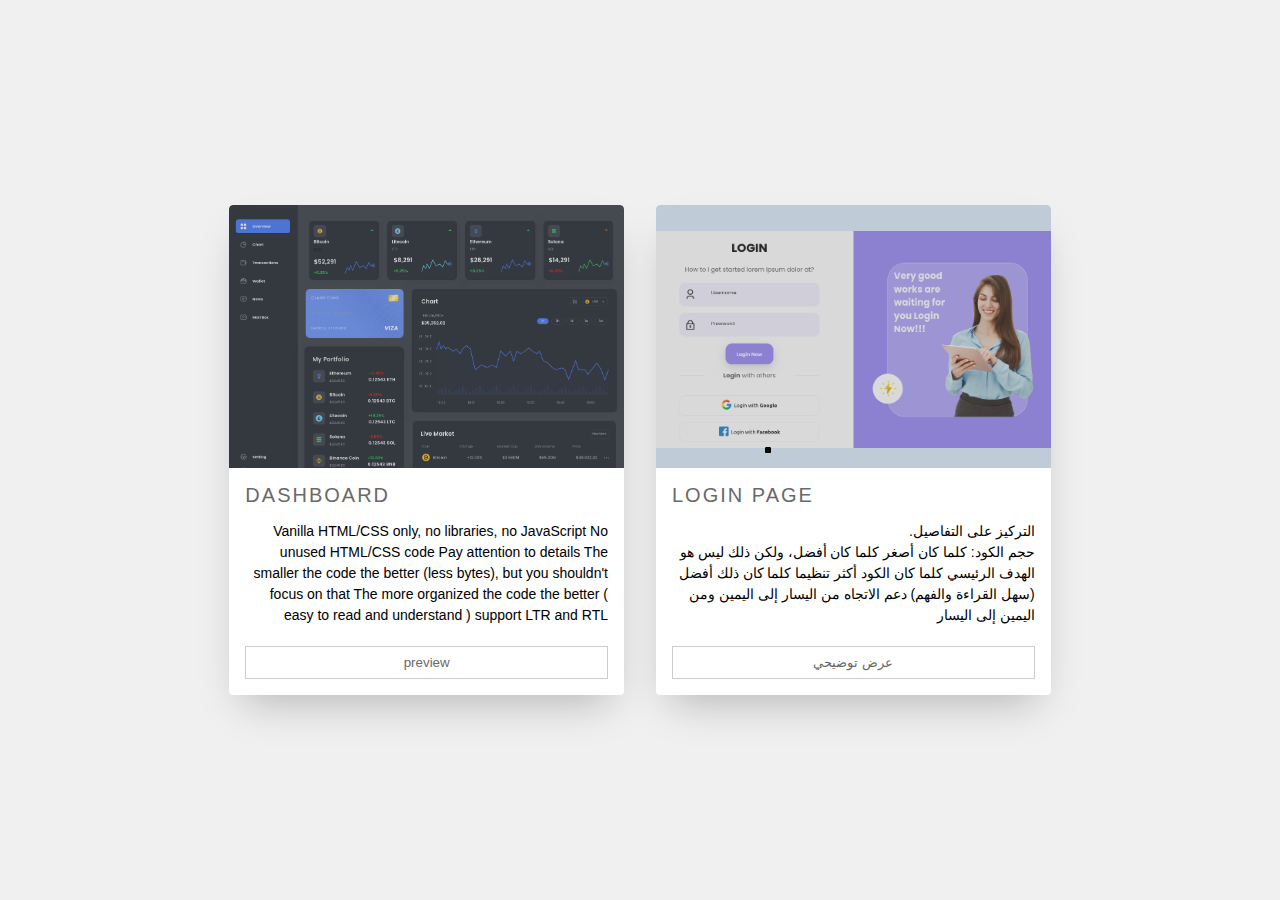
<file: index.html>
<!DOCTYPE html>
<html lang="en">
  <head>
    <meta charset="UTF-8" />
    <meta name="viewport" content="width=device-width, initial-scale=1.0" />
    <title>Document</title>
    <link rel="stylesheet" href="style.css" />
  </head>
  <body>
    <ul class="cards">
      <li class="cards__item" title="CLICK me!">
        <a href="./dashboard/index.html"">
          <div class="card">
            <div class="card__image card__image--fence"></div>
            <div class="card__content">
              <div class="card__title">dashboard</div>
              <p class="card__text">
                Vanilla HTML/CSS only, no libraries, no JavaScript No unused
                HTML/CSS code Pay attention to details The smaller the code the
                better (less bytes), but you shouldn't focus on that The more
                organized the code the better ( easy to read and understand )
                support LTR and RTL
              </p>
              <button class="btn btn--block card__btn">preview</button>
            </div>
          </div>
        </a>
        <br/>
      </li>
      <li class="cards__item" title="CLICK me!">
        <a href="./loginpage/index.html">
          
          <div class="card">
            <div class="card__image card__image--river"></div>
            <div class="card__content">
              <div class="card__title">login page</div>
              <p class="card__text" dir="rtl">
                التركيز على التفاصيل.<br/>
                حجم الكود: كلما كان أصغر كلما كان أفضل، ولكن ذلك ليس هو الهدف الرئيسي
                كلما كان الكود أكثر تنظيما كلما كان ذلك أفضل (سهل القراءة والفهم)
                
                دعم الاتجاه من اليسار إلى اليمين ومن اليمين إلى اليسار
                

              </p>
              <button class="btn btn--block card__btn">عرض توضيحي</button>
            </div>
          </div>
        </a>
      </li>
    </ul>
    <!-- background  -->
    <div class="firefly"></div>
    <div class="firefly"></div>
    <div class="firefly"></div>
    <div class="firefly"></div>
    <div class="firefly"></div>
    <div class="firefly"></div>
    <div class="firefly"></div>
    <div class="firefly"></div>
    <div class="firefly"></div>
    <div class="firefly"></div>
    <div class="firefly"></div>
    <div class="firefly"></div>
    <div class="firefly"></div>
    <div class="firefly"></div>
    <div class="firefly"></div>
  </body>
</html>
</file>
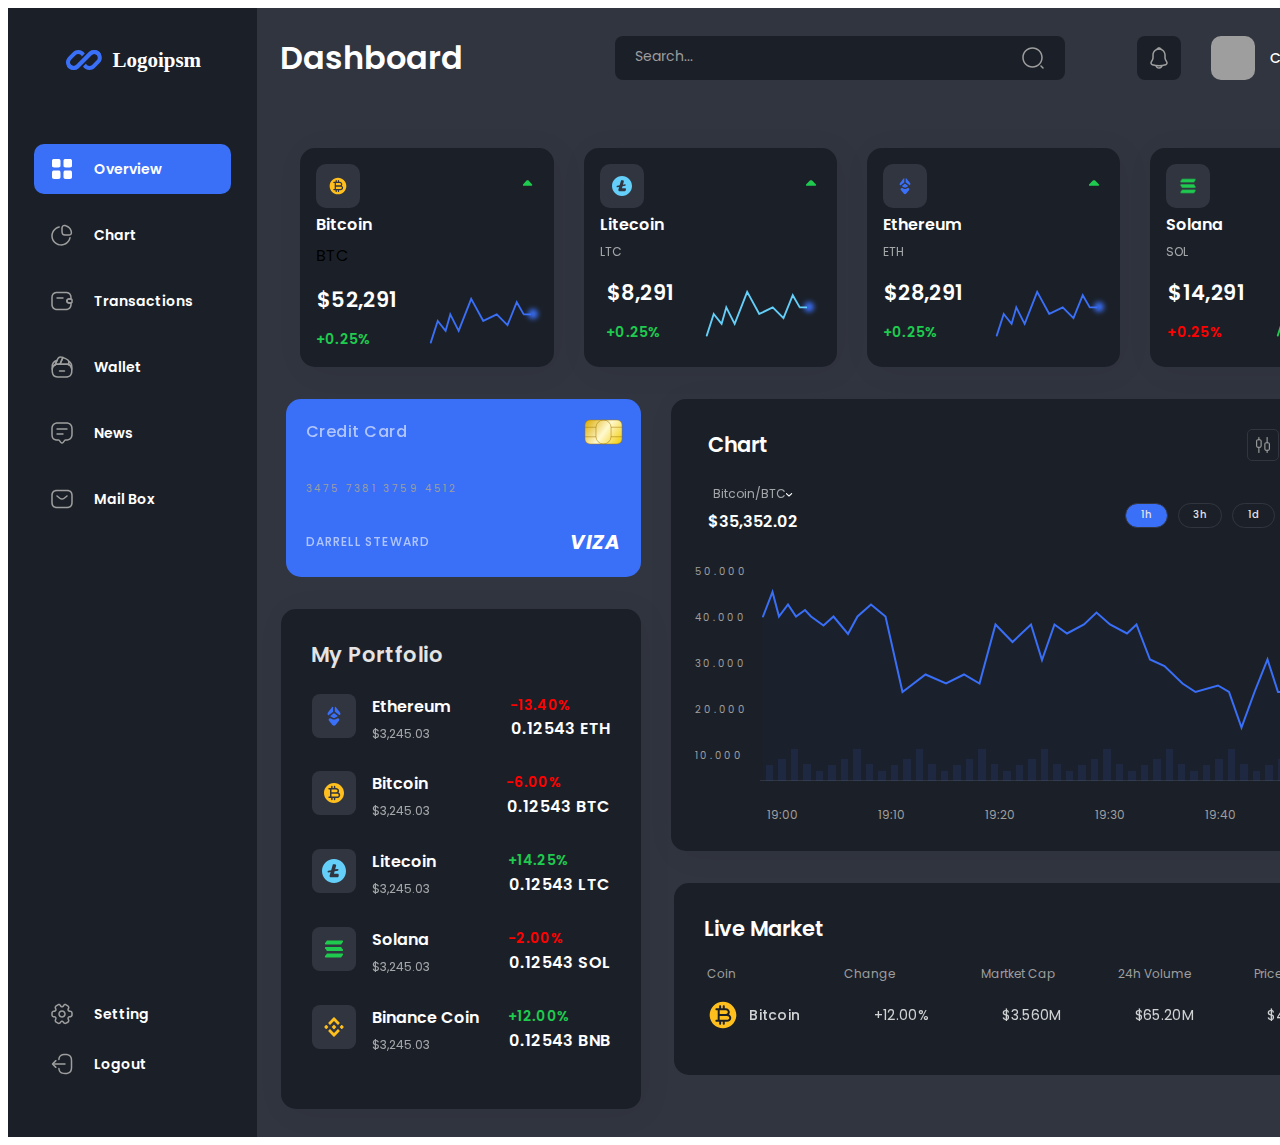
<file: dashboard/index.html>
<!DOCTYPE html>
<html lang="en">
  <head>
    <meta charset="UTF-8" />
    <meta name="viewport" content="width=device-width, initial-scale=1.0" />
    <link rel="preconnect" href="https://fonts.googleapis.com" />
    <link rel="preconnect" href="https://fonts.gstatic.com" crossorigin />
    <link
      href="https://fonts.googleapis.com/css2?family=Poppins:ital,wght@0,400;0,500;0,600;0,700;1,700&display=swap"
      rel="stylesheet"
    />
    <title>Document</title>
    <link rel="stylesheet" href="style.css" />
  </head>
  <body>
    <div class="overview">
      <aside class="sidebar">
        <div class="logo">
          <img class="logo-22" src="vectors/logo22_x2.svg" />
          <span class="logoipsm"> Logoipsm </span>
        </div>
        <div class="top-menu">
          <div class="sidebar-link sidebar-link_active">
            <img
              class="sidebar-link-icon"
              width="24"
              height="24"
              src="vectors/iconelement3_x2.svg"
            />
            <div class="sidebar-link-text">Overview</div>
          </div>
          <div class="sidebar-link">
            <img
              class="sidebar-link-icon"
              width="24"
              height="24"
              src="vectors/icongraph_x2.svg"
            />
            <div class="sidebar-link-text">Chart</div>
          </div>
          <div class="sidebar-link">
            <img
              class="sidebar-link-icon"
              width="24"
              height="24"
              src="vectors/iconwallet2_x2.svg"
            />
            <div class="sidebar-link-text">Transactions</div>
          </div>
          <div class="sidebar-link">
            <img
              class="sidebar-link-icon"
              width="24"
              height="24"
              src="vectors/iconwalletMinus_x2.svg"
            />
            <div class="sidebar-link-text">Wallet</div>
          </div>
          <div class="sidebar-link">
            <img
              class="sidebar-link-icon"
              width="24"
              height="24"
              src="vectors/iconmessageText_x2.svg"
            />
            <div class="sidebar-link-text">News</div>
          </div>
          <div class="sidebar-link">
            <img
              class="sidebar-link-icon"
              width="24"
              height="24"
              src="vectors/iconsms_x2.svg"
            />
            <div class="sidebar-link-text">Mail Box</div>
          </div>
        </div>
        <div class="bottom-menu">
          <div class="sidebar-link">
            <img
              class="sidebar-link-icon"
              width="24"
              height="24"
              src="vectors/iconsetting2_x2.svg"
            />
            <div class="sidebar-link-text">Setting</div>
          </div>
          <div class="sidebar-link">
            <img class="iconlogout" src="vectors/iconlogout_x2.svg" />
            <div class="sidebar-link-text">Logout</div>
          </div>
        </div>
      </aside>
      <div class="container-226">
        <header class="header">
          <span class="dashboard"> Dashboard </span>
          <div class="search-bar">
            <div class="search">Search...</div>
            <img width="24" height="24" src="vectors/iconsearchNormal_x2.svg" />
          </div>
          <div class="status">
            <div class="icon">
              <div class="icon-34">
                <img
                  class="icon-notification"
                  src="vectors/iconNotification_x2.svg"
                />
              </div>
            </div>
            <div class="profile">
              <div class="photo"></div>
              <div class="courtney-henry">Courtney Henry</div>
              <div class="iconarrow-down">
                <img class="vector-38" src="vectors/vector38_x2.svg" />
              </div>
            </div>
          </div>
        </header>
        <div class="container-coins-card">
          <div class="coin-card">
            <div class="coin-card-header">
              <div class="coin-card-name">
                <div class="coin-card-icon">
                  <img class="coin-icon" src="vectors/iconbitcoinbtc_x2.svg" />
                </div>
                <div class="coin-name">
                  <div class="coin-name-long">Bitcoin</div>
                  <span class=""> BTC </span>
                </div>
              </div>
              <div class="icon-arrow">
                <img width="10.5" height="5.7" src="vectors/vector66_x2.svg" />
              </div>
            </div>
            <div class="coin-card-body">
              <div class="price-container">
                <div class="price-amount">$52,291</div>
                <span class="price-percentage"> +0.25% </span>
              </div>
              <div class="graph">
                <div class="graph-ellipse"></div>
                <img class="graph-line" src="vectors/vector1046_x2.svg" />
              </div>
            </div>
          </div>
          <div class="coin-card">
            <div class="coin-card-header">
              <div class="coin-card-name">
                <div class="coin-card-icon">
                  <img class="coin-icon" src="vectors/vector73_x2.svg" />
                </div>
                <div class="coin-name">
                  <div class="coin-name-long">Litecoin</div>
                  <span class="coin-name-short">LTC </span>
                </div>
              </div>
              <div class="icon-arrow">
                <img width="10.5" height="5.7" src="vectors/vector66_x2.svg" />
              </div>
            </div>
            <div class="coin-card-body">
              <div class="price-container">
                <div class="price-amount">$8,291</div>
                <span class="price-percentage"> +0.25% </span>
              </div>
              <div class="graph">
                <div class="graph-ellipse"></div>
                <img class="graph-line" src="vectors/vector1076_x2.svg " />
              </div>
            </div>
          </div>
          <div class="coin-card">
            <div class="coin-card-header">
              <div class="coin-card-name">
                <div class="coin-card-icon">
                  <img class="coin-icon" src="vectors/iconethereumeth_x2.svg" />
                </div>
                <div class="coin-name">
                  <div class="coin-name-long">Ethereum</div>
                  <span class="coin-name-short">ETH </span>
                </div>
              </div>
              <div class="icon-arrow">
                <img width="10.5" height="5.7" src="vectors/vector66_x2.svg" />
              </div>
            </div>
            <div class="coin-card-body">
              <div class="price-container">
                <div class="price-amount">$28,291</div>
                <span class="price-percentage"> +0.25% </span>
              </div>
              <div class="graph">
                <div class="graph-ellipse"></div>
                <img class="graph-line" src="vectors/vector1062_x2.svg" />
              </div>
            </div>
          </div>
          <div class="coin-card">
            <div class="coin-card-header">
              <div class="coin-card-name">
                <div class="coin-card-icon">
                  <img class="coin-icon" src="./images/solana.png" />
                </div>
                <div class="coin-name">
                  <div class="coin-name-long">Solana</div>
                  <span class="coin-name-short">SOL </span>
                </div>
              </div>
              <div class="icon-arrow icon-arrow-down">
                <img width="10.5" height="5.7" src="vectors/vector80_x2.svg" />
              </div>
            </div>
            <div class="coin-card-body">
              <div class="price-container">
                <div class="price-amount">$14,291</div>
                <span class="price-percentage price-percentage-down">
                  +0.25%
                </span>
              </div>
              <div class="graph">
                <div class="graph-ellipse"></div>
                <img class="graph-line" src="vectors/vector1092_x2.svg" />
              </div>
            </div>
          </div>
        </div>
        <div class="container-sub">
          <div class="container-sub-left">
            <div class="master-card">
              <div class="master-image-container">
                <div class="master-image"></div>
              </div>
              <div class="container-203">
                <div class="credit-card">Credit Card</div>
                <div class="chip">
                  <img src="./vectors/chip.svg" width="39" height="26"  />
                </div>
              </div>
              <div class="amount">3475 7381 3759 4512</div>
              <div class="master-data">
                <div class="master-data-name">Darrell Steward</div>
                <span class="viza"> VIZA </span>
              </div>
            </div>
            <div class="my-portfolio">
              <div class="my-portfolio-title">My Portfolio</div>
              <div class="row">
                <div class="row-container">
                  <div class="row-icon">
                    <img
                      width="24"
                      height="24"
                      src="vectors/iconethereumeth_x2.svg"
                    />
                  </div>
                  <div class="row-container row-container-middle">
                    <div class="coin-name-long">Ethereum</div>
                    <span class="coin-name-short"> $3,245.03 </span>
                  </div>
                </div>
                <div class="row-container row-container-end">
                  <div class="price-percentage price-percentage-down">
                    -13.40%
                  </div>
                  <span class="price-amount row-price-amount">
                    0.12543 ETH
                  </span>
                </div>
              </div>
              <div class="row">
                <div class="row-container">
                  <div class="row-icon">
                    <img
                      width="24"
                      height="24"
                      src="vectors/iconbitcoinbtc_x2.svg"
                    />
                  </div>
                  <div class="row-container row-container-middle">
                    <div class="coin-name-long">Bitcoin</div>
                    <span class="coin-name-short"> $3,245.03 </span>
                  </div>
                </div>
                <div class="row-container row-container-end">
                  <div class="price-percentage price-percentage-down">
                    -6.00%
                  </div>
                  <span class="price-amount row-price-amount">0.12543 BTC</span>
                </div>
              </div>
              <div class="row">
                <div class="row-container">
                  <div class="row-icon">
                    <img width="24" height="24" src="vectors/vector73_x2.svg" />
                  </div>
                  <div class="row-container row-container-middle">
                    <div class="coin-name-long">Litecoin</div>
                    <span class="coin-name-short"> $3,245.03 </span>
                  </div>
                </div>
                <div class="row-container row-container-end">
                  <div class="price-percentage">+14.25%</div>
                  <span class="price-amount row-price-amount">0.12543 LTC</span>
                </div>
              </div>
              <div class="row">
                <div class="row-container">
                  <div class="row-icon">
                    <img width="24" height="24" src="images/solana.png" />
                  </div>
                  <div class="row-container row-container-middle">
                    <div class="coin-name-long">Solana</div>
                    <span class="coin-name-short"> $3,245.03 </span>
                  </div>
                </div>
                <div class="row-container row-container-end">
                  <div class="price-percentage price-percentage-down">
                    -2.00%
                  </div>
                  <span class="price-amount row-price-amount">0.12543 SOL</span>
                </div>
              </div>
              <div class="row">
                <div class="row-container">
                  <div class="row-icon">
                    <img
                      width="24"
                      height="24"
                      src="vectors/iconbinanceCoinbnb_x2.svg"
                    />
                  </div>
                  <div class="row-container row-container-middle">
                    <div class="coin-name-long">Binance Coin</div>
                    <span class="coin-name-short"> $3,245.03 </span>
                  </div>
                </div>
                <div class="row-container row-container-end">
                  <div class="price-percentage">+12.00%</div>
                  <span class="price-amount row-price-amount"
                    >0.12543 BNB
                  </span>
                </div>
              </div>
            </div>
          </div>
          <div class="container-sub-right">
            <div class="chart-container">
              <div class="chart-container-heading">
                <span class="heading"> Chart </span>
                <div class="container-sub-container">
                  <div class="button button-1">
                    <img class="iconcandle" src="vectors/iconcandle_x2.svg" />
                  </div>
                  <div class="button">
                    <img
                      width="18"
                      height="18"
                      class="icondollar-circle"
                      src="vectors/icondollarCircle_x2.svg"
                    />
                    <span class="usd"> USD </span>
                    <div class="iconarrow-down-118">
                      <img class="vector-119" src="vectors/vector97_x2.svg" />
                    </div>
                  </div>
                </div>
              </div>
              <div class="chart-container-data">
                <div class="container-232">
                  <div class="frame-38">
                    <span class="coin-name-short"> Bitcoin/BTC </span>
                    <div class="iconarrow-down-96">
                      <img class="vector-97" src="vectors/vector97_x2.svg" />
                    </div>
                  </div>
                  <span class="coin-name-long"> $35,352.02 </span>
                </div>
                <div class="pagination-container">
                  <div class="pagination panigation-active">
                    <span class="h"> 1h </span>
                  </div>
                  <div class="pagination">
                    <span class="h"> 3h </span>
                  </div>
                  <div class="pagination">
                    <span class="h"> 1d </span>
                  </div>
                  <div class="pagination">
                    <span class="h"> 1w </span>
                  </div>
                  <div class="pagination">
                    <span class="h"> 1m </span>
                  </div>
                </div>
              </div>
              <div class="amouts-container">
                <div class="amounts">
                  <div class="amount">50.000</div>
                  <div class="amount">40.000</div>
                  <div class="amount">30.000</div>
                  <div class="amount">20.000</div>
                  <span class="amount"> 10.000 </span>
                </div>
                <div class="container">
                  <div class="graphs">
                    <img
                      src="./vectors/Graphs.svg"
                    />
                  </div>
                  <div class="bars">
                    <div class="bar bar-16"></div>
                    <div class="bar bar-22"></div>
                    <div class="bar bar-32"></div>
                    <div class="bar bar-17"></div>
                    <div class="bar bar-10"></div>
                    <div class="bar bar-16"></div>
                    <div class="bar bar-22"></div>
                    <div class="bar bar-32"></div>
                    <div class="bar bar-17"></div>
                    <div class="bar bar-10"></div>
                    <div class="bar bar-16"></div>
                    <div class="bar bar-22"></div>
                    <div class="bar bar-32"></div>
                    <div class="bar bar-17"></div>
                    <div class="bar bar-10"></div>
                    <div class="bar bar-16"></div>
                    <div class="bar bar-22"></div>
                    <div class="bar bar-32"></div>
                    <div class="bar bar-17"></div>
                    <div class="bar bar-10"></div>
                    <div class="bar bar-16"></div>
                    <div class="bar bar-22"></div>
                    <div class="bar bar-32"></div>
                    <div class="bar bar-17"></div>
                    <div class="bar bar-10"></div>
                    <div class="bar bar-16"></div>
                    <div class="bar bar-22"></div>
                    <div class="bar bar-32"></div>
                    <div class="bar bar-17"></div>
                    <div class="bar bar-10"></div>
                    <div class="bar bar-16"></div>
                    <div class="bar bar-22"></div>
                    <div class="bar bar-32"></div>
                    <div class="bar bar-17"></div>
                    <div class="bar bar-10"></div>
                    <div class="bar bar-16"></div>
                    <div class="bar bar-22"></div>
                    <div class="bar bar-32"></div>
                    <div class="bar bar-17"></div>
                    <div class="bar bar-10"></div>
                    <div class="bar bar-16"></div>
                    <div class="bar bar-22"></div>
                    <div class="bar bar-32"></div>
                    <div class="bar bar-17"></div>
                    <div class="bar bar-10"></div>
                    <div class="bar bar-16"></div>
                    <div class="bar bar-22"></div>
                    <div class="bar bar-32"></div>
                    <div class="bar bar-17"></div>
                    <div class="bar bar-10"></div>
                  </div>
                  <div class="line-19"></div>
                </div>
              </div>
              <div class="times">
                <span class="timeline"> 19:00 </span>
                <span class="timeline"> 19:10 </span>
                <span class="timeline"> 19:20 </span>
                <span class="timeline"> 19:30 </span>
                <span class="timeline"> 19:40 </span>
                <span class="timeline"> 19:50 </span>
              </div>
            </div>
            <div class="live-market">
              <div class="live-market-container">
                <span class="live-market-heading"> Live Market </span>
                <div class="button">
                  <span class="view-more"> View More </span>
                </div>
              </div>
              <div class="table-heading">
                <span class="table-heading-text"> Coin </span>
                <span class="table-heading-text"> Change </span>
                <span class="table-heading-text"> Martket Cap </span>
                <span class="table-heading-text"> 24h Volume </span>
                <span class="table-heading-text"> Price </span>
              </div>
              <div class="table-row">
                <div class="table-row-container">
                  <img
                    class="iconbitcoinbtc-180"
                    src="vectors/iconbitcoinbtc_x2.svg"
                  />
                  <div class="table-row-coin">Bitcoin</div>
                </div>
                <div class="value">+12.00%</div>
                <div class="value">$3.560M</div>
                <div class="value">$65.20M</div>
                <div class="value-container">
                  <span class="value-179"> $48.032,32 </span>
                  <div class="iconmore">
                    <img class="more-icon" src="images/more.png" />
                  </div>
                </div>
              </div>
            </div>
          </div>
        </div>
      </div>
    </div>
  </body>
</html>
</file>
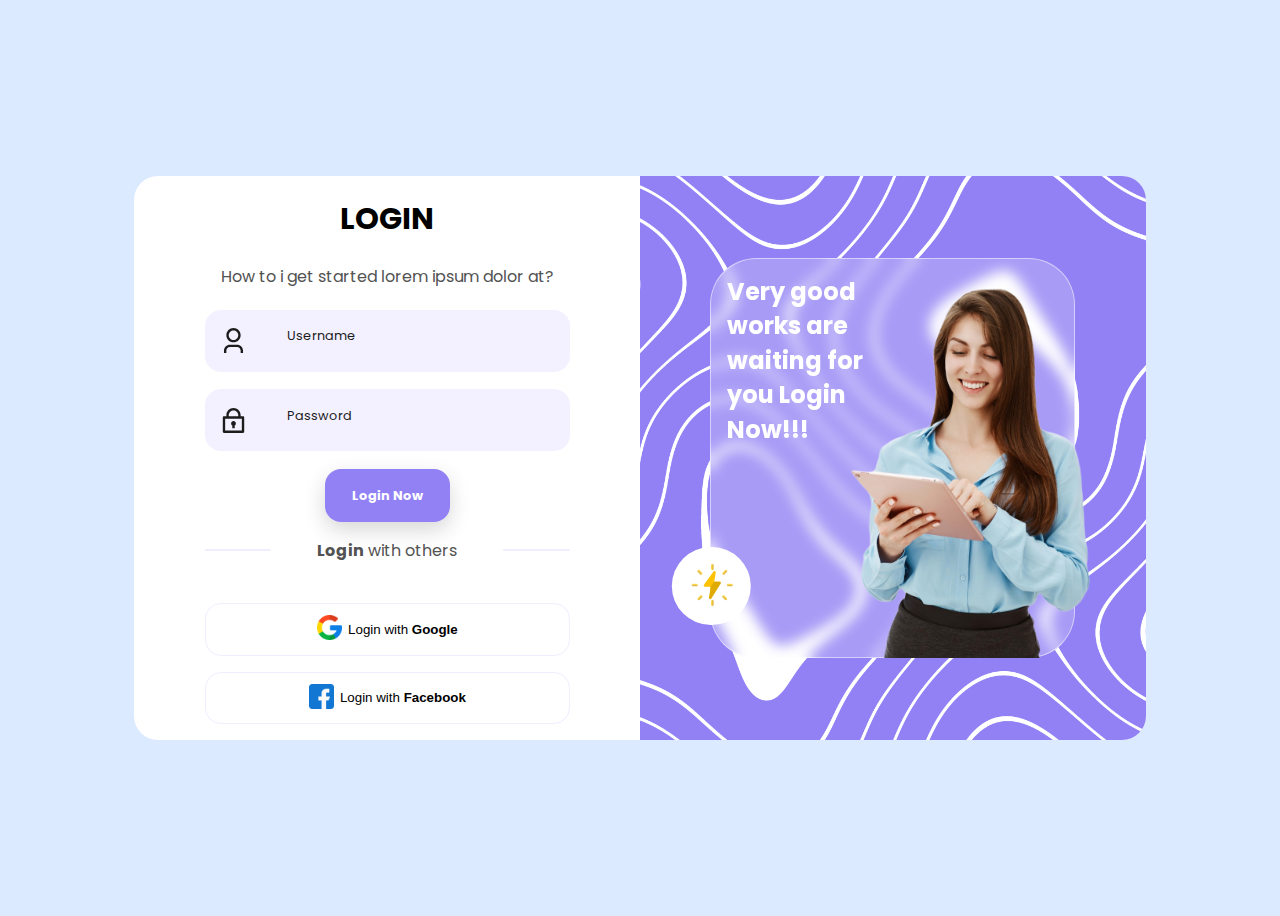
<file: loginpage/index.html>
<!DOCTYPE html>
<html lang="en">
  <head>
    <meta charset="UTF-8" />
    <meta name="viewport" content="width=device-width, initial-scale=1.0" />
    <link rel="preconnect" href="https://fonts.googleapis.com" />
    <link rel="preconnect" href="https://fonts.gstatic.com" crossorigin />
    <link
      href="https://fonts.googleapis.com/css2?family=Poppins:ital,wght@0,400;0,500;0,600;0,700;1,700&display=swap"
      rel="stylesheet"
    />
    <title>Document</title>
    <link rel="stylesheet" href="style.css" />
  </head>
  <body>
    <div class="login">
      <div class="left">
        <div class="heading">
          <h1>Login</h1>
          <h4>How to i get started lorem ipsum dolor at?</h4>
        </div>
        <!-- Use a form element for the login fields -->
        <form class="login-form">
          <!-- Group each input field with a label for accessibility -->
          <div class="input-frame">
            <!-- Add alt text to image for accessibility -->
            <img
              height="25"
              width="25"
              src="./vectors/vector3_x2.svg"
              alt="Username Icon"
              class="input-icon"
            />
            <div class="input-group">
              <!-- Use input eleme nt for username -->
              <label for="username" class="input-label">Username</label>

              <input type="text" id="username" class="input-field" />
            </div>
          </div>

          <div class="input-frame">
            <!-- Add alt text to image for accessibility -->
            <img
              height="25"
              width="25"
              src="vectors/vector_x2.svg"
              alt="Password Icon"
              class="input-icon"
            />

            <div class="input-group">
              <label for="password" class="input-label">Password</label>
              <!-- Use input element for password -->
              <input type="password" id="password" class="input-field" />
            </div>
          </div>

          <!-- Use a button element for the login action -->
          <button type="submit" class="login-button">Login Now</button>
        </form>
        <div class="separator">
          <p class="separator-text">
            <span><b>Login</b> with others</span
            >
          </p>
          <img class="subtract" src="./vectors/subtract_x2.svg" />
        </div>

        <div class="socials-login-container">
          <button class="socials-login-btn" aria-label="Login with Google">
            <div class="google-icon">
              <img
                height="25"
                width="25"
                src="images/google1.png"
                alt="google Icon"
                class="input-icon"
              />
            </div>
            <span class="google-login-text">Login with <b>Google</b></span>
          </button>

          <button class="socials-login-btn" aria-label="Login with Google">
            <div class="google-icon">
              <img
                height="25"
                width="25"
                src="images/facebook1.png"
                alt="google Icon"
                class="input-icon"
              />
            </div>
            <span class="google-login-text">Login with <b>Facebook</b></span>
          </button>
        </div>
      </div>
      <div class="right">
        <div class="rectangle">
          <div class="very-good-works-are-waiting-for-you-login-now">
            Very good<br />
            works are<br />
            waiting for <br />
            you Login<br />
            Now!!!
          </div>
          <div class="thunderbolt">
            <img
              height="25"
              width="25"
              src="images/thunderbolt1.png"
              alt="thunderbolt Icon"
              class="thunderbolt-img"
            />
          </div>
          <div class="container-img">
            <img
              src="images/womenWithTab1.png"
              alt="thunderbolt Icon"
              width="240"
              height="370"
            />
          </div>
        </div>
      </div>
    </div>
  </body>
</html>
</file>
<file: style.css>
*,
*::before,
*::after {
  box-sizing: border-box;
}
html {
  background-color: #f0f0f0;
}
body {
  color: #999999;
  font-family: 'Roboto', 'Helvetica Neue', Helvetica, Arial, sans-serif;
  font-style: normal;
  font-weight: 400;
  letter-spacing: 0;
  text-rendering: optimizeLegibility;
  -webkit-font-smoothing: antialiased;
  -moz-osx-font-smoothing: grayscale;
  -moz-font-feature-settings: "liga" on;
  margin: 0;
}
a { 
    text-decoration: none;
    color: black;
}
img {
  height: auto;
  max-width: 100%;
  vertical-align: middle;
}
.btn {
  background-color: white;
  border: 1px solid #cccccc;
  color: #696969;
  padding: 0.5rem;
  text-transform: lowercase;
}
.btn--block {
  display: block;
  width: 100%;
}
.cards {
  display: flex;
  align-items: center;
  justify-content: center;
  flex-wrap: wrap;
  list-style: none;
  margin: 0;
  padding: 0;
  width: 100vw;
  height: 100vh;
}
.cards__item {
  display: flex;
  padding: 1rem;
}
@media (min-width: 40rem) {
  .cards__item {
    width: 50%;
  }
}
@media (min-width: 56rem) {
  .cards__item {
    width: 33.3333%;
  }
}
.card {
  background-color: white;
  border-radius: 0.25rem;
  box-shadow: 0 20px 40px -14px rgba(0, 0, 0, 0.25);
  display: flex;
  flex-direction: column;
  overflow: hidden;
}
.card:hover .card__image {
  filter: contrast(100%);
}
.card__content {
  display: flex;
  flex: 1 1 auto;
  flex-direction: column;
  padding: 1rem;
}
.card__image {
  background-position: center center;
  background-repeat: no-repeat;
  background-size: cover;
  border-top-left-radius: 0.25rem;
  border-top-right-radius: 0.25rem;
  filter: contrast(70%);
  overflow: hidden;
  position: relative;
  transition: filter 0.5s cubic-bezier(0.43, 0.41, 0.22, 0.91);
}
.card__image::before {
  content: "";
  display: block;
  padding-top: 56.25%;
}
@media (min-width: 40rem) {
  .card__image::before {
    padding-top: 66.6%;
  }
}

.card__image--river {
  background-image: url(./img/login_demo.png);
}

.card__image--fence {
  background-image: url(./img/dashboard_demo.png);
}
.card__title {
  color: #696969;
  font-size: 1.25rem;
  font-weight: 300;
  letter-spacing: 2px;
  text-transform: uppercase;
}
.card__text {
  flex: 1 1 auto;
  font-size: 0.875rem;
  line-height: 1.5;
  margin-bottom: 1.25rem;
  direction: rtl;
  text-align: right;
}



  
  body {
    background: url(https://i.pinimg.com/originals/44/6e/3b/446e3b79395a287ca32f7977dd83b290.jpg);
    background-size: cover; }
  
  .firefly {
    position: fixed;
    left: 50%;
    top: 50%;
    width: 0.4vw;
    height: 0.4vw;
    margin: -0.2vw 0 0 9.8vw;
    animation: ease 200s alternate infinite;
    pointer-events: none; }
    .firefly::before, .firefly::after {
      content: '';
      position: absolute;
      width: 100%;
      height: 100%;
      border-radius: 50%;
      transform-origin: -10vw; }
    .firefly::before {
      background: black;
      opacity: 0.4;
      animation: drift ease alternate infinite; }
    .firefly::after {
      background: white;
      opacity: 0;
      box-shadow: 0 0 0vw 0vw yellow;
      animation: drift ease alternate infinite, flash ease infinite; }
  
  .firefly:nth-child(1) {
    animation-name: move1; }
    .firefly:nth-child(1)::before {
      animation-duration: 9s; }
    .firefly:nth-child(1)::after {
      animation-duration: 9s, 8760ms;
      animation-delay: 0ms, 5168ms; }
  
  @keyframes move1 {
    0% {
      transform: translateX(27vw) translateY(6vh) scale(0.93); }
    5.55556% {
      transform: translateX(17vw) translateY(-43vh) scale(0.79); }
    11.11111% {
      transform: translateX(5vw) translateY(-26vh) scale(0.44); }
    16.66667% {
      transform: translateX(15vw) translateY(30vh) scale(0.38); }
    22.22222% {
      transform: translateX(-31vw) translateY(17vh) scale(0.26); }
    27.77778% {
      transform: translateX(-38vw) translateY(7vh) scale(0.45); }
    33.33333% {
      transform: translateX(35vw) translateY(-35vh) scale(0.45); }
    38.88889% {
      transform: translateX(11vw) translateY(-26vh) scale(0.27); }
    44.44444% {
      transform: translateX(18vw) translateY(-11vh) scale(0.44); }
    50% {
      transform: translateX(35vw) translateY(38vh) scale(0.99); }
    55.55556% {
      transform: translateX(-11vw) translateY(46vh) scale(0.47); }
    61.11111% {
      transform: translateX(24vw) translateY(-22vh) scale(0.7); }
    66.66667% {
      transform: translateX(-34vw) translateY(46vh) scale(0.69); }
    72.22222% {
      transform: translateX(-33vw) translateY(-12vh) scale(0.96); }
    77.77778% {
      transform: translateX(19vw) translateY(-43vh) scale(0.84); }
    83.33333% {
      transform: translateX(29vw) translateY(13vh) scale(0.75); }
    88.88889% {
      transform: translateX(32vw) translateY(-30vh) scale(0.51); }
    94.44444% {
      transform: translateX(40vw) translateY(-33vh) scale(0.96); }
    100% {
      transform: translateX(44vw) translateY(25vh) scale(0.33); } }
  
  .firefly:nth-child(2) {
    animation-name: move2; }
    .firefly:nth-child(2)::before {
      animation-duration: 18s; }
    .firefly:nth-child(2)::after {
      animation-duration: 18s, 9658ms;
      animation-delay: 0ms, 1513ms; }
  
  @keyframes move2 {
    0% {
      transform: translateX(5vw) translateY(-12vh) scale(0.66); }
    3.57143% {
      transform: translateX(46vw) translateY(-37vh) scale(0.61); }
    7.14286% {
      transform: translateX(37vw) translateY(-33vh) scale(0.96); }
    10.71429% {
      transform: translateX(33vw) translateY(8vh) scale(0.37); }
    14.28571% {
      transform: translateX(-39vw) translateY(-39vh) scale(0.5); }
    17.85714% {
      transform: translateX(-32vw) translateY(-48vh) scale(0.32); }
    21.42857% {
      transform: translateX(23vw) translateY(-19vh) scale(0.61); }
    25% {
      transform: translateX(36vw) translateY(-32vh) scale(0.94); }
    28.57143% {
      transform: translateX(-41vw) translateY(-33vh) scale(0.41); }
    32.14286% {
      transform: translateX(-27vw) translateY(-22vh) scale(0.96); }
    35.71429% {
      transform: translateX(23vw) translateY(47vh) scale(0.46); }
    39.28571% {
      transform: translateX(-45vw) translateY(19vh) scale(0.53); }
    42.85714% {
      transform: translateX(3vw) translateY(37vh) scale(0.46); }
    46.42857% {
      transform: translateX(35vw) translateY(8vh) scale(0.98); }
    50% {
      transform: translateX(-41vw) translateY(-49vh) scale(0.38); }
    53.57143% {
      transform: translateX(30vw) translateY(-12vh) scale(0.98); }
    57.14286% {
      transform: translateX(18vw) translateY(41vh) scale(0.83); }
    60.71429% {
      transform: translateX(38vw) translateY(-14vh) scale(0.52); }
    64.28571% {
      transform: translateX(-29vw) translateY(49vh) scale(0.57); }
    67.85714% {
      transform: translateX(43vw) translateY(-3vh) scale(0.71); }
    71.42857% {
      transform: translateX(15vw) translateY(-19vh) scale(0.28); }
    75% {
      transform: translateX(-16vw) translateY(-8vh) scale(0.59); }
    78.57143% {
      transform: translateX(41vw) translateY(-7vh) scale(0.92); }
    82.14286% {
      transform: translateX(50vw) translateY(7vh) scale(0.73); }
    85.71429% {
      transform: translateX(41vw) translateY(49vh) scale(0.45); }
    89.28571% {
      transform: translateX(-18vw) translateY(14vh) scale(0.74); }
    92.85714% {
      transform: translateX(-14vw) translateY(-1vh) scale(0.86); }
    96.42857% {
      transform: translateX(1vw) translateY(-4vh) scale(0.44); }
    100% {
      transform: translateX(42vw) translateY(9vh) scale(0.75); } }
  
  .firefly:nth-child(3) {
    animation-name: move3; }
    .firefly:nth-child(3)::before {
      animation-duration: 16s; }
    .firefly:nth-child(3)::after {
      animation-duration: 16s, 5031ms;
      animation-delay: 0ms, 3561ms; }
  
  @keyframes move3 {
    0% {
      transform: translateX(-9vw) translateY(44vh) scale(0.41); }
    5.88235% {
      transform: translateX(39vw) translateY(-48vh) scale(0.28); }
    11.76471% {
      transform: translateX(30vw) translateY(-33vh) scale(0.54); }
    17.64706% {
      transform: translateX(-19vw) translateY(34vh) scale(0.34); }
    23.52941% {
      transform: translateX(42vw) translateY(40vh) scale(0.44); }
    29.41176% {
      transform: translateX(10vw) translateY(15vh) scale(0.77); }
    35.29412% {
      transform: translateX(-43vw) translateY(-4vh) scale(0.49); }
    41.17647% {
      transform: translateX(12vw) translateY(-46vh) scale(0.32); }
    47.05882% {
      transform: translateX(-28vw) translateY(4vh) scale(0.5); }
    52.94118% {
      transform: translateX(41vw) translateY(48vh) scale(0.92); }
    58.82353% {
      transform: translateX(24vw) translateY(-30vh) scale(0.96); }
    64.70588% {
      transform: translateX(-44vw) translateY(-23vh) scale(0.95); }
    70.58824% {
      transform: translateX(32vw) translateY(20vh) scale(0.32); }
    76.47059% {
      transform: translateX(10vw) translateY(11vh) scale(0.32); }
    82.35294% {
      transform: translateX(48vw) translateY(36vh) scale(0.56); }
    88.23529% {
      transform: translateX(-30vw) translateY(-44vh) scale(0.56); }
    94.11765% {
      transform: translateX(-27vw) translateY(6vh) scale(0.86); }
    100% {
      transform: translateX(29vw) translateY(49vh) scale(0.26); } }
  
  .firefly:nth-child(4) {
    animation-name: move4; }
    .firefly:nth-child(4)::before {
      animation-duration: 14s; }
    .firefly:nth-child(4)::after {
      animation-duration: 14s, 8722ms;
      animation-delay: 0ms, 2071ms; }
  
  @keyframes move4 {
    0% {
      transform: translateX(9vw) translateY(28vh) scale(0.42); }
    4.54545% {
      transform: translateX(29vw) translateY(-37vh) scale(0.67); }
    9.09091% {
      transform: translateX(-46vw) translateY(15vh) scale(0.64); }
    13.63636% {
      transform: translateX(-1vw) translateY(-11vh) scale(0.44); }
    18.18182% {
      transform: translateX(-48vw) translateY(-20vh) scale(0.64); }
    22.72727% {
      transform: translateX(3vw) translateY(25vh) scale(0.62); }
    27.27273% {
      transform: translateX(-8vw) translateY(39vh) scale(0.26); }
    31.81818% {
      transform: translateX(29vw) translateY(-17vh) scale(0.61); }
    36.36364% {
      transform: translateX(-35vw) translateY(-17vh) scale(0.46); }
    40.90909% {
      transform: translateX(-10vw) translateY(-44vh) scale(0.64); }
    45.45455% {
      transform: translateX(-34vw) translateY(5vh) scale(0.43); }
    50% {
      transform: translateX(18vw) translateY(12vh) scale(0.75); }
    54.54545% {
      transform: translateX(-28vw) translateY(16vh) scale(0.92); }
    59.09091% {
      transform: translateX(23vw) translateY(14vh) scale(0.57); }
    63.63636% {
      transform: translateX(9vw) translateY(25vh) scale(0.91); }
    68.18182% {
      transform: translateX(10vw) translateY(-19vh) scale(0.7); }
    72.72727% {
      transform: translateX(-44vw) translateY(2vh) scale(0.56); }
    77.27273% {
      transform: translateX(28vw) translateY(-25vh) scale(0.5); }
    81.81818% {
      transform: translateX(-37vw) translateY(-22vh) scale(0.9); }
    86.36364% {
      transform: translateX(21vw) translateY(-3vh) scale(0.65); }
    90.90909% {
      transform: translateX(-5vw) translateY(46vh) scale(0.67); }
    95.45455% {
      transform: translateX(0vw) translateY(3vh) scale(0.62); }
    100% {
      transform: translateX(20vw) translateY(34vh) scale(0.65); } }
  
  .firefly:nth-child(5) {
    animation-name: move5; }
    .firefly:nth-child(5)::before {
      animation-duration: 15s; }
    .firefly:nth-child(5)::after {
      animation-duration: 15s, 9460ms;
      animation-delay: 0ms, 4880ms; }
  
  @keyframes move5 {
    0% {
      transform: translateX(-1vw) translateY(-48vh) scale(0.95); }
    5.88235% {
      transform: translateX(44vw) translateY(41vh) scale(0.66); }
    11.76471% {
      transform: translateX(34vw) translateY(-31vh) scale(0.56); }
    17.64706% {
      transform: translateX(-1vw) translateY(-33vh) scale(0.34); }
    23.52941% {
      transform: translateX(36vw) translateY(34vh) scale(0.66); }
    29.41176% {
      transform: translateX(-10vw) translateY(50vh) scale(0.28); }
    35.29412% {
      transform: translateX(36vw) translateY(-46vh) scale(0.47); }
    41.17647% {
      transform: translateX(16vw) translateY(-48vh) scale(0.72); }
    47.05882% {
      transform: translateX(47vw) translateY(47vh) scale(0.61); }
    52.94118% {
      transform: translateX(-20vw) translateY(49vh) scale(0.78); }
    58.82353% {
      transform: translateX(35vw) translateY(16vh) scale(0.55); }
    64.70588% {
      transform: translateX(41vw) translateY(18vh) scale(0.44); }
    70.58824% {
      transform: translateX(-25vw) translateY(19vh) scale(0.76); }
    76.47059% {
      transform: translateX(47vw) translateY(31vh) scale(0.42); }
    82.35294% {
      transform: translateX(-48vw) translateY(-26vh) scale(1); }
    88.23529% {
      transform: translateX(-6vw) translateY(-48vh) scale(0.51); }
    94.11765% {
      transform: translateX(17vw) translateY(13vh) scale(0.31); }
    100% {
      transform: translateX(37vw) translateY(19vh) scale(0.89); } }
  
  .firefly:nth-child(6) {
    animation-name: move6; }
    .firefly:nth-child(6)::before {
      animation-duration: 14s; }
    .firefly:nth-child(6)::after {
      animation-duration: 14s, 6142ms;
      animation-delay: 0ms, 2111ms; }
  
  @keyframes move6 {
    0% {
      transform: translateX(5vw) translateY(-1vh) scale(0.91); }
    5.26316% {
      transform: translateX(35vw) translateY(-17vh) scale(0.36); }
    10.52632% {
      transform: translateX(24vw) translateY(-47vh) scale(0.61); }
    15.78947% {
      transform: translateX(27vw) translateY(-40vh) scale(1); }
    21.05263% {
      transform: translateX(11vw) translateY(50vh) scale(0.38); }
    26.31579% {
      transform: translateX(24vw) translateY(47vh) scale(0.74); }
    31.57895% {
      transform: translateX(19vw) translateY(18vh) scale(0.28); }
    36.84211% {
      transform: translateX(36vw) translateY(-28vh) scale(0.68); }
    42.10526% {
      transform: translateX(-36vw) translateY(-20vh) scale(0.78); }
    47.36842% {
      transform: translateX(-49vw) translateY(2vh) scale(0.5); }
    52.63158% {
      transform: translateX(31vw) translateY(34vh) scale(0.27); }
    57.89474% {
      transform: translateX(-27vw) translateY(20vh) scale(1); }
    63.15789% {
      transform: translateX(48vw) translateY(-15vh) scale(0.8); }
    68.42105% {
      transform: translateX(12vw) translateY(-44vh) scale(0.74); }
    73.68421% {
      transform: translateX(-9vw) translateY(-28vh) scale(0.78); }
    78.94737% {
      transform: translateX(6vw) translateY(15vh) scale(0.46); }
    84.21053% {
      transform: translateX(-5vw) translateY(-8vh) scale(0.97); }
    89.47368% {
      transform: translateX(26vw) translateY(-27vh) scale(0.4); }
    94.73684% {
      transform: translateX(-11vw) translateY(-42vh) scale(0.53); }
    100% {
      transform: translateX(-16vw) translateY(2vh) scale(0.99); } }
  
  .firefly:nth-child(7) {
    animation-name: move7; }
    .firefly:nth-child(7)::before {
      animation-duration: 14s; }
    .firefly:nth-child(7)::after {
      animation-duration: 14s, 10483ms;
      animation-delay: 0ms, 1655ms; }
  
  @keyframes move7 {
    0% {
      transform: translateX(39vw) translateY(11vh) scale(0.42); }
    5% {
      transform: translateX(43vw) translateY(-21vh) scale(0.94); }
    10% {
      transform: translateX(-40vw) translateY(-37vh) scale(0.94); }
    15% {
      transform: translateX(-10vw) translateY(18vh) scale(0.47); }
    20% {
      transform: translateX(18vw) translateY(30vh) scale(0.78); }
    25% {
      transform: translateX(32vw) translateY(32vh) scale(0.79); }
    30% {
      transform: translateX(34vw) translateY(-11vh) scale(0.27); }
    35% {
      transform: translateX(-9vw) translateY(-12vh) scale(0.48); }
    40% {
      transform: translateX(-19vw) translateY(27vh) scale(0.57); }
    45% {
      transform: translateX(-30vw) translateY(-6vh) scale(0.51); }
    50% {
      transform: translateX(-9vw) translateY(-18vh) scale(0.71); }
    55% {
      transform: translateX(13vw) translateY(40vh) scale(1); }
    60% {
      transform: translateX(-40vw) translateY(12vh) scale(0.86); }
    65% {
      transform: translateX(32vw) translateY(27vh) scale(0.39); }
    70% {
      transform: translateX(39vw) translateY(-11vh) scale(0.37); }
    75% {
      transform: translateX(-8vw) translateY(5vh) scale(0.6); }
    80% {
      transform: translateX(-7vw) translateY(40vh) scale(0.7); }
    85% {
      transform: translateX(-40vw) translateY(-27vh) scale(0.71); }
    90% {
      transform: translateX(26vw) translateY(39vh) scale(0.74); }
    95% {
      transform: translateX(-13vw) translateY(-36vh) scale(0.79); }
    100% {
      transform: translateX(26vw) translateY(-1vh) scale(0.98); } }
  
  .firefly:nth-child(8) {
    animation-name: move8; }
    .firefly:nth-child(8)::before {
      animation-duration: 11s; }
    .firefly:nth-child(8)::after {
      animation-duration: 11s, 10845ms;
      animation-delay: 0ms, 2007ms; }
  
  @keyframes move8 {
    0% {
      transform: translateX(-27vw) translateY(47vh) scale(0.77); }
    5.55556% {
      transform: translateX(38vw) translateY(21vh) scale(0.78); }
    11.11111% {
      transform: translateX(-14vw) translateY(32vh) scale(0.59); }
    16.66667% {
      transform: translateX(16vw) translateY(-28vh) scale(1); }
    22.22222% {
      transform: translateX(32vw) translateY(-19vh) scale(0.4); }
    27.77778% {
      transform: translateX(12vw) translateY(30vh) scale(0.63); }
    33.33333% {
      transform: translateX(25vw) translateY(-22vh) scale(0.45); }
    38.88889% {
      transform: translateX(47vw) translateY(-25vh) scale(0.79); }
    44.44444% {
      transform: translateX(-46vw) translateY(37vh) scale(0.44); }
    50% {
      transform: translateX(8vw) translateY(43vh) scale(0.44); }
    55.55556% {
      transform: translateX(-23vw) translateY(5vh) scale(0.87); }
    61.11111% {
      transform: translateX(50vw) translateY(8vh) scale(0.71); }
    66.66667% {
      transform: translateX(-33vw) translateY(-46vh) scale(0.85); }
    72.22222% {
      transform: translateX(-25vw) translateY(32vh) scale(0.75); }
    77.77778% {
      transform: translateX(15vw) translateY(-25vh) scale(0.61); }
    83.33333% {
      transform: translateX(37vw) translateY(13vh) scale(0.67); }
    88.88889% {
      transform: translateX(1vw) translateY(46vh) scale(0.81); }
    94.44444% {
      transform: translateX(38vw) translateY(-45vh) scale(0.35); }
    100% {
      transform: translateX(-16vw) translateY(-10vh) scale(0.97); } }
  
  .firefly:nth-child(9) {
    animation-name: move9; }
    .firefly:nth-child(9)::before {
      animation-duration: 9s; }
    .firefly:nth-child(9)::after {
      animation-duration: 9s, 5713ms;
      animation-delay: 0ms, 5225ms; }
  
  @keyframes move9 {
    0% {
      transform: translateX(-46vw) translateY(-34vh) scale(0.92); }
    4.34783% {
      transform: translateX(45vw) translateY(-11vh) scale(0.83); }
    8.69565% {
      transform: translateX(-28vw) translateY(23vh) scale(0.47); }
    13.04348% {
      transform: translateX(20vw) translateY(-32vh) scale(0.84); }
    17.3913% {
      transform: translateX(1vw) translateY(11vh) scale(0.44); }
    21.73913% {
      transform: translateX(-49vw) translateY(19vh) scale(0.52); }
    26.08696% {
      transform: translateX(24vw) translateY(-19vh) scale(0.82); }
    30.43478% {
      transform: translateX(29vw) translateY(4vh) scale(0.63); }
    34.78261% {
      transform: translateX(-1vw) translateY(42vh) scale(0.75); }
    39.13043% {
      transform: translateX(-36vw) translateY(34vh) scale(0.85); }
    43.47826% {
      transform: translateX(-28vw) translateY(-25vh) scale(0.4); }
    47.82609% {
      transform: translateX(-48vw) translateY(-17vh) scale(0.66); }
    52.17391% {
      transform: translateX(-5vw) translateY(25vh) scale(0.62); }
    56.52174% {
      transform: translateX(46vw) translateY(-16vh) scale(0.35); }
    60.86957% {
      transform: translateX(44vw) translateY(-12vh) scale(0.96); }
    65.21739% {
      transform: translateX(-42vw) translateY(-44vh) scale(0.89); }
    69.56522% {
      transform: translateX(-20vw) translateY(31vh) scale(0.65); }
    73.91304% {
      transform: translateX(-6vw) translateY(11vh) scale(0.95); }
    78.26087% {
      transform: translateX(-31vw) translateY(-10vh) scale(0.67); }
    82.6087% {
      transform: translateX(-29vw) translateY(-2vh) scale(0.65); }
    86.95652% {
      transform: translateX(5vw) translateY(17vh) scale(0.95); }
    91.30435% {
      transform: translateX(-10vw) translateY(26vh) scale(0.55); }
    95.65217% {
      transform: translateX(-49vw) translateY(46vh) scale(0.91); }
    100% {
      transform: translateX(18vw) translateY(-1vh) scale(0.67); } }
  
  .firefly:nth-child(10) {
    animation-name: move10; }
    .firefly:nth-child(10)::before {
      animation-duration: 15s; }
    .firefly:nth-child(10)::after {
      animation-duration: 15s, 9286ms;
      animation-delay: 0ms, 553ms; }
  
  @keyframes move10 {
    0% {
      transform: translateX(23vw) translateY(17vh) scale(0.39); }
    3.7037% {
      transform: translateX(-22vw) translateY(32vh) scale(0.9); }
    7.40741% {
      transform: translateX(37vw) translateY(47vh) scale(0.9); }
    11.11111% {
      transform: translateX(-20vw) translateY(-33vh) scale(0.28); }
    14.81481% {
      transform: translateX(6vw) translateY(-6vh) scale(0.51); }
    18.51852% {
      transform: translateX(-35vw) translateY(32vh) scale(0.42); }
    22.22222% {
      transform: translateX(-16vw) translateY(50vh) scale(1); }
    25.92593% {
      transform: translateX(8vw) translateY(-23vh) scale(0.74); }
    29.62963% {
      transform: translateX(24vw) translateY(27vh) scale(0.41); }
    33.33333% {
      transform: translateX(6vw) translateY(-10vh) scale(0.43); }
    37.03704% {
      transform: translateX(21vw) translateY(-30vh) scale(0.79); }
    40.74074% {
      transform: translateX(22vw) translateY(11vh) scale(0.73); }
    44.44444% {
      transform: translateX(-38vw) translateY(33vh) scale(0.95); }
    48.14815% {
      transform: translateX(-47vw) translateY(-14vh) scale(0.35); }
    51.85185% {
      transform: translateX(-6vw) translateY(6vh) scale(0.31); }
    55.55556% {
      transform: translateX(-37vw) translateY(-4vh) scale(0.56); }
    59.25926% {
      transform: translateX(13vw) translateY(13vh) scale(0.45); }
    62.96296% {
      transform: translateX(-49vw) translateY(-7vh) scale(0.98); }
    66.66667% {
      transform: translateX(24vw) translateY(28vh) scale(0.43); }
    70.37037% {
      transform: translateX(21vw) translateY(13vh) scale(0.32); }
    74.07407% {
      transform: translateX(-2vw) translateY(-4vh) scale(0.59); }
    77.77778% {
      transform: translateX(-21vw) translateY(4vh) scale(0.85); }
    81.48148% {
      transform: translateX(-12vw) translateY(-18vh) scale(0.41); }
    85.18519% {
      transform: translateX(21vw) translateY(-21vh) scale(0.43); }
    88.88889% {
      transform: translateX(36vw) translateY(-47vh) scale(0.9); }
    92.59259% {
      transform: translateX(-43vw) translateY(6vh) scale(0.5); }
    96.2963% {
      transform: translateX(31vw) translateY(16vh) scale(0.4); }
    100% {
      transform: translateX(48vw) translateY(-41vh) scale(0.5); } }
  
  .firefly:nth-child(11) {
    animation-name: move11; }
    .firefly:nth-child(11)::before {
      animation-duration: 18s; }
    .firefly:nth-child(11)::after {
      animation-duration: 18s, 9675ms;
      animation-delay: 0ms, 1704ms; }
  
  @keyframes move11 {
    0% {
      transform: translateX(-18vw) translateY(26vh) scale(0.91); }
    5.26316% {
      transform: translateX(0vw) translateY(48vh) scale(0.76); }
    10.52632% {
      transform: translateX(32vw) translateY(31vh) scale(0.38); }
    15.78947% {
      transform: translateX(21vw) translateY(-2vh) scale(0.71); }
    21.05263% {
      transform: translateX(-23vw) translateY(-27vh) scale(0.8); }
    26.31579% {
      transform: translateX(-26vw) translateY(-20vh) scale(0.91); }
    31.57895% {
      transform: translateX(-39vw) translateY(42vh) scale(0.63); }
    36.84211% {
      transform: translateX(-8vw) translateY(7vh) scale(0.71); }
    42.10526% {
      transform: translateX(29vw) translateY(-30vh) scale(0.71); }
    47.36842% {
      transform: translateX(-34vw) translateY(50vh) scale(1); }
    52.63158% {
      transform: translateX(-49vw) translateY(-10vh) scale(0.95); }
    57.89474% {
      transform: translateX(46vw) translateY(38vh) scale(0.88); }
    63.15789% {
      transform: translateX(-1vw) translateY(-5vh) scale(0.56); }
    68.42105% {
      transform: translateX(-27vw) translateY(-33vh) scale(0.64); }
    73.68421% {
      transform: translateX(19vw) translateY(36vh) scale(0.46); }
    78.94737% {
      transform: translateX(30vw) translateY(20vh) scale(1); }
    84.21053% {
      transform: translateX(31vw) translateY(-26vh) scale(0.65); }
    89.47368% {
      transform: translateX(-44vw) translateY(-4vh) scale(0.26); }
    94.73684% {
      transform: translateX(48vw) translateY(50vh) scale(0.35); }
    100% {
      transform: translateX(32vw) translateY(-13vh) scale(0.56); } }
  
  .firefly:nth-child(12) {
    animation-name: move12; }
    .firefly:nth-child(12)::before {
      animation-duration: 11s; }
    .firefly:nth-child(12)::after {
      animation-duration: 11s, 8872ms;
      animation-delay: 0ms, 4178ms; }
  
  @keyframes move12 {
    0% {
      transform: translateX(21vw) translateY(-24vh) scale(0.56); }
    4.16667% {
      transform: translateX(13vw) translateY(50vh) scale(0.75); }
    8.33333% {
      transform: translateX(-44vw) translateY(-16vh) scale(0.43); }
    12.5% {
      transform: translateX(7vw) translateY(-44vh) scale(0.74); }
    16.66667% {
      transform: translateX(46vw) translateY(13vh) scale(0.37); }
    20.83333% {
      transform: translateX(21vw) translateY(-5vh) scale(0.36); }
    25% {
      transform: translateX(34vw) translateY(-34vh) scale(0.72); }
    29.16667% {
      transform: translateX(35vw) translateY(33vh) scale(0.6); }
    33.33333% {
      transform: translateX(42vw) translateY(31vh) scale(0.55); }
    37.5% {
      transform: translateX(-33vw) translateY(8vh) scale(0.45); }
    41.66667% {
      transform: translateX(-24vw) translateY(19vh) scale(0.49); }
    45.83333% {
      transform: translateX(-33vw) translateY(-6vh) scale(0.8); }
    50% {
      transform: translateX(-45vw) translateY(-20vh) scale(0.85); }
    54.16667% {
      transform: translateX(23vw) translateY(-18vh) scale(0.57); }
    58.33333% {
      transform: translateX(-49vw) translateY(49vh) scale(0.45); }
    62.5% {
      transform: translateX(-11vw) translateY(18vh) scale(0.56); }
    66.66667% {
      transform: translateX(20vw) translateY(-24vh) scale(0.57); }
    70.83333% {
      transform: translateX(20vw) translateY(-28vh) scale(0.68); }
    75% {
      transform: translateX(47vw) translateY(26vh) scale(0.92); }
    79.16667% {
      transform: translateX(35vw) translateY(-8vh) scale(0.87); }
    83.33333% {
      transform: translateX(-41vw) translateY(28vh) scale(0.47); }
    87.5% {
      transform: translateX(6vw) translateY(34vh) scale(0.5); }
    91.66667% {
      transform: translateX(-4vw) translateY(29vh) scale(0.84); }
    95.83333% {
      transform: translateX(44vw) translateY(-26vh) scale(0.37); }
    100% {
      transform: translateX(-48vw) translateY(45vh) scale(0.85); } }
  
  .firefly:nth-child(13) {
    animation-name: move13; }
    .firefly:nth-child(13)::before {
      animation-duration: 9s; }
    .firefly:nth-child(13)::after {
      animation-duration: 9s, 6106ms;
      animation-delay: 0ms, 5109ms; }
  
  @keyframes move13 {
    0% {
      transform: translateX(-27vw) translateY(48vh) scale(0.49); }
    5.55556% {
      transform: translateX(49vw) translateY(47vh) scale(0.32); }
    11.11111% {
      transform: translateX(13vw) translateY(-21vh) scale(0.59); }
    16.66667% {
      transform: translateX(-43vw) translateY(25vh) scale(0.94); }
    22.22222% {
      transform: translateX(20vw) translateY(-21vh) scale(0.89); }
    27.77778% {
      transform: translateX(-47vw) translateY(-27vh) scale(0.54); }
    33.33333% {
      transform: translateX(-15vw) translateY(0vh) scale(0.98); }
    38.88889% {
      transform: translateX(-3vw) translateY(5vh) scale(0.54); }
    44.44444% {
      transform: translateX(31vw) translateY(-45vh) scale(0.48); }
    50% {
      transform: translateX(24vw) translateY(-45vh) scale(0.51); }
    55.55556% {
      transform: translateX(49vw) translateY(44vh) scale(0.55); }
    61.11111% {
      transform: translateX(45vw) translateY(25vh) scale(0.49); }
    66.66667% {
      transform: translateX(-25vw) translateY(4vh) scale(0.39); }
    72.22222% {
      transform: translateX(10vw) translateY(-7vh) scale(0.37); }
    77.77778% {
      transform: translateX(7vw) translateY(13vh) scale(0.99); }
    83.33333% {
      transform: translateX(-43vw) translateY(-36vh) scale(0.95); }
    88.88889% {
      transform: translateX(26vw) translateY(-45vh) scale(0.33); }
    94.44444% {
      transform: translateX(-17vw) translateY(36vh) scale(0.47); }
    100% {
      transform: translateX(-38vw) translateY(27vh) scale(0.97); } }
  
  .firefly:nth-child(14) {
    animation-name: move14; }
    .firefly:nth-child(14)::before {
      animation-duration: 10s; }
    .firefly:nth-child(14)::after {
      animation-duration: 10s, 8448ms;
      animation-delay: 0ms, 6903ms; }
  
  @keyframes move14 {
    0% {
      transform: translateX(-3vw) translateY(35vh) scale(0.98); }
    3.84615% {
      transform: translateX(-29vw) translateY(3vh) scale(0.78); }
    7.69231% {
      transform: translateX(50vw) translateY(38vh) scale(0.58); }
    11.53846% {
      transform: translateX(29vw) translateY(1vh) scale(0.53); }
    15.38462% {
      transform: translateX(1vw) translateY(14vh) scale(0.74); }
    19.23077% {
      transform: translateX(26vw) translateY(-44vh) scale(0.97); }
    23.07692% {
      transform: translateX(22vw) translateY(-27vh) scale(0.58); }
    26.92308% {
      transform: translateX(19vw) translateY(-1vh) scale(0.95); }
    30.76923% {
      transform: translateX(50vw) translateY(-20vh) scale(0.89); }
    34.61538% {
      transform: translateX(-19vw) translateY(21vh) scale(0.63); }
    38.46154% {
      transform: translateX(-40vw) translateY(23vh) scale(1); }
    42.30769% {
      transform: translateX(-30vw) translateY(41vh) scale(0.3); }
    46.15385% {
      transform: translateX(32vw) translateY(44vh) scale(0.65); }
    50% {
      transform: translateX(-31vw) translateY(39vh) scale(0.43); }
    53.84615% {
      transform: translateX(-38vw) translateY(-6vh) scale(0.45); }
    57.69231% {
      transform: translateX(2vw) translateY(-47vh) scale(0.62); }
    61.53846% {
      transform: translateX(-31vw) translateY(-37vh) scale(0.52); }
    65.38462% {
      transform: translateX(4vw) translateY(-33vh) scale(0.96); }
    69.23077% {
      transform: translateX(36vw) translateY(-1vh) scale(0.66); }
    73.07692% {
      transform: translateX(-32vw) translateY(-1vh) scale(0.92); }
    76.92308% {
      transform: translateX(11vw) translateY(50vh) scale(0.93); }
    80.76923% {
      transform: translateX(26vw) translateY(34vh) scale(0.57); }
    84.61538% {
      transform: translateX(-32vw) translateY(-12vh) scale(0.64); }
    88.46154% {
      transform: translateX(5vw) translateY(-28vh) scale(0.95); }
    92.30769% {
      transform: translateX(-35vw) translateY(25vh) scale(0.62); }
    96.15385% {
      transform: translateX(34vw) translateY(-34vh) scale(0.8); }
    100% {
      transform: translateX(11vw) translateY(-34vh) scale(0.95); } }
  
  .firefly:nth-child(15) {
    animation-name: move15; }
    .firefly:nth-child(15)::before {
      animation-duration: 9s; }
    .firefly:nth-child(15)::after {
      animation-duration: 9s, 8784ms;
      animation-delay: 0ms, 3535ms; }
  
  @keyframes move15 {
    0% {
      transform: translateX(-10vw) translateY(-40vh) scale(1); }
    4% {
      transform: translateX(43vw) translateY(12vh) scale(0.27); }
    8% {
      transform: translateX(-35vw) translateY(38vh) scale(1); }
    12% {
      transform: translateX(37vw) translateY(-13vh) scale(0.53); }
    16% {
      transform: translateX(11vw) translateY(-43vh) scale(0.26); }
    20% {
      transform: translateX(20vw) translateY(33vh) scale(0.72); }
    24% {
      transform: translateX(40vw) translateY(-31vh) scale(0.78); }
    28% {
      transform: translateX(15vw) translateY(-1vh) scale(0.5); }
    32% {
      transform: translateX(1vw) translateY(-27vh) scale(0.27); }
    36% {
      transform: translateX(-42vw) translateY(-38vh) scale(0.56); }
    40% {
      transform: translateX(-16vw) translateY(22vh) scale(0.52); }
    44% {
      transform: translateX(-41vw) translateY(7vh) scale(0.44); }
    48% {
      transform: translateX(-33vw) translateY(9vh) scale(0.7); }
    52% {
      transform: translateX(-23vw) translateY(-24vh) scale(0.79); }
    56% {
      transform: translateX(-35vw) translateY(-11vh) scale(0.97); }
    60% {
      transform: translateX(14vw) translateY(-10vh) scale(0.75); }
    64% {
      transform: translateX(15vw) translateY(13vh) scale(0.81); }
    68% {
      transform: translateX(-10vw) translateY(-43vh) scale(0.63); }
    72% {
      transform: translateX(-44vw) translateY(3vh) scale(0.86); }
    76% {
      transform: translateX(-20vw) translateY(-44vh) scale(0.45); }
    80% {
      transform: translateX(35vw) translateY(10vh) scale(0.92); }
    84% {
      transform: translateX(32vw) translateY(24vh) scale(0.9); }
    88% {
      transform: translateX(-47vw) translateY(17vh) scale(0.89); }
    92% {
      transform: translateX(38vw) translateY(42vh) scale(0.43); }
    96% {
      transform: translateX(8vw) translateY(8vh) scale(0.68); }
    100% {
      transform: translateX(-10vw) translateY(46vh) scale(0.85); } }
  
  @keyframes drift {
    0% {
      transform: rotate(0deg); }
    100% {
      transform: rotate(360deg); } }
  
  @keyframes flash {
    0%, 30%, 100% {
      opacity: 0;
      box-shadow: 0 0 0vw 0vw yellow; }
    5% {
      opacity: 1;
      box-shadow: 0 0 2vw 0.4vw yellow; } }
</file>
<file: dashboard/style.css>
:root {
  --background-color-1: #31353f;
  --background-color-2: #1b2028;
  --main-100: #3a6ff8;
  --text-100: #ffffff;
  --text-10: #9e9e9e;
  --background-color: #1b2028;
  --text-color: #e4e4e4;
  --box-shadow: 4px 4px 33px 0 rgba(0, 0, 0, 0.05);
}
* {
  font-family: "Poppins", sans-serif;
  box-sizing: border-box;
}
.container {
  margin: 24px 0 8px;
  display: flex;
  flex-direction: column;
  align-items: center;
  width: 629px;
  height: fit-content;
  position: relative;
}
.overview {
  border-radius: 10px;
  background: var(--background-color-1);
  display: flex;
  padding-right: 31px;
  width: 1440px;
}
.sidebar {
  background: var(--background-color-2);
  position: relative;
  margin-right: 24px;
  display: flex;
  flex-direction: column;
  align-items: center;
  justify-content: space-between;
  padding: 40px 0 48px;
  width: 256px;
}
.top-menu {
  position: relative;
  display: flex;
  flex-direction: column;
  gap: 1rem;
  flex-grow: 1;
}
.sidebar-link {
  display: flex;
  align-items: center;
  justify-content: start;
  padding: 1rem;
  width: 197px;
  height: 50px;
  border-radius: 10px;
}
.sidebar-link:hover {
  cursor: pointer;
  box-shadow: 4px 4px 32px 0 rgba(103, 90, 255, 0.07);
}
.sidebar-link_active {
  background: var(--main-100);
  color: white;
}
.sidebar-link-icon {
  margin-right: 20px;
}
.header {
  margin: 0 7.7px 66px 6px;
  display: flex;
  justify-content: space-between;
  width: 100%;
}
.dashboard {
  width: 264px;
  font-weight: 600;
  font-size: 32px;
  color: var(--text-100);
}
.search-bar {
  border-radius: 8px;
  background: #1b2028;
  margin: 2px 0;
  display: flex;
  justify-content: space-between;
  padding: 10px 20px;
  width: 450px;
  height: fit-content;
}
.search {
  display: inline-block;
  width: 375.5px;
  font-weight: 400;
  font-size: 14px;
  color: var(--text-10);
}
.container-coins-card {
  margin: 0 1px 32px 6px;
  display: flex;
  flex-direction: row;
  column-gap: 30px;
  width: fit-content;
  box-sizing: border-box;
}
.coin-card {
  box-shadow: 4px 4px 33px 0px rgba(0, 0, 0, 0.05);
  border-radius: 15px;
  background: #1b2028;
  position: relative;
  display: flex;
  flex-direction: column;
  align-items: center;
  padding: 1rem;
}
.coin-card-header {
  margin: 0 3.8px 16px 0;
  display: flex;
  justify-content: space-between;
  width: 217.2px;
}
.coin-card-icon {
  border-radius: 10px;
  background: #31353f;
  position: relative;
  margin: 0 19px 4px 0;
  display: flex;
  justify-content: center;
  padding: 12px;
  width: 44px;
  height: 44px;
}
.coin-icon,
.icon-arrow {
  display: flex;
  justify-content: center;
}
.coin-name-long,
.coin-name-short,
.price-percentage,
.price-amount {
  display: inline-block;
  overflow-wrap: break-word;
  color: var(--text-100, #ffffff);
}
.coin-name {
  display: flex;
  flex-direction: column;
}
.coin-name-long {
  margin-bottom: 6px;
  font-weight: 600;
  font-size: 16px;
}
.coin-name-short {
  opacity: 0.6;
  font-weight: 400;
  font-size: 12px;
}
.icon-arrow {
  margin: 16.1px 0 26.1px 0;
  width: 10.5px;
  height: 5.7px;
}
.icon-arrow-down {
  transform: rotateX(180deg);
}
.coin-card-body {
  display: flex;
  width: fit-content;
}
.price-container {
  margin-right: 29px;
  display: flex;
  flex-direction: column;
}
.price-percentage {
  align-self: flex-start;
  font-weight: 600;
  font-size: 14px;
  letter-spacing: 0.3px;
  line-height: 1.604;
  color: var(--secondary-100, #1ecb4f);
}
.price-percentage-down {
  color: red;
}
.price-amount {
  margin: 0 0 12.5px 1px;
  font-weight: 600;
  font-size: 21px;
  letter-spacing: 0.4px;
}
.graph {
  position: relative;
  margin: 13px 0 7px 0;
  display: flex;
  justify-content: flex-end;
  padding: 12px 0 24.5px 0;
  width: 111px;
  height: 46.5px;
}
.graph-ellipse {
  filter: blur(2.5px);
  border-radius: 5px;
  background: var(--main-100, #3a6ff8);
  position: relative;
  width: 10px;
  height: 10px;
}
.graph-line {
  position: absolute;
  left: 0;
  bottom: 0;
  width: 107px;
  height: 46.5px;
}
.container-sub {
  display: flex;
  flex-direction: row;
  width: fit-content;
  box-sizing: border-box;
}
.container-sub-left {
  margin-right: 30px;
  display: flex;
  flex-direction: column;
  align-items: center;
  box-sizing: border-box;
}
.master-card {
  border-radius: 15px;
  background: #3a6ff8;
  position: relative;
  margin: 0 0 32px 5px;
  display: flex;
  flex-direction: column;
  padding: 20px;
  width: fit-content;
}
.master-image-container {
  opacity: 0.3;
  border-radius: 15px;
  position: absolute;
  height: 100%;
  inset: 0;
  overflow: hidden;
}
.master-image {
  opacity: 0.66;
  mix-blend-mode: color-burn;
  background: url("https://fn12.com/api/clusters/cluster-fn12-prod-europe-west1/projects/V8nsE1c3GiWFzT7w4omtNH/assets/images/82f30c3546b854efedc830aa72bb39bcc6aacacc?Expires=1711247747&KeyName=fn12-cdn&Signature=a5Zc_1SqFdyhBmzWdhG-GyZ91ao=")
    50% / cover no-repeat;
  position: absolute;
  left: -1px;
  top: -9.8px;
  width: 100%;
  height: 198.4px;
}
.amount {
  position: relative;
  margin: 0 1px 23px 1px;
  display: inline-block;
  align-self: flex-start;
  font-weight: 600;
  font-size: 18px;
  letter-spacing: 2.7px;
  color: var(--text-100, #ffffff);
}
.master-data {
  position: relative;
  display: flex;
  justify-content: space-between;
  width: 315px;
}
.master-data-name,
.viza {
  display: inline-block;
  overflow-wrap: break-word;
  color: var(--text-100, #ffffff);
}
.master-data-name {
  opacity: 0.6;
  margin: 6px 9px 6px 0;
  width: 257.4px;
  font-weight: 500;
  font-size: 12px;
  letter-spacing: 1.2px;
  text-transform: uppercase;
}
.viza {
  font-style: italic;
  font-weight: 700;
  font-size: 19.9px;
  letter-spacing: 0.6px;
}
.container-sub-right {
  display: flex;
  flex-direction: column;
  align-items: center;
  box-sizing: border-box;
}
.my-portfolio,
.chart-container {
  box-shadow: var(--box-shadow);
  border-radius: 15px;
  background: var(--background-color);
  position: relative;
  display: flex;
  flex-direction: column;
  padding: 30px;
  width: fit-content;
}
.my-portfolio {
  padding-bottom: 26px;
}
.my-portfolio-title {
  margin-bottom: 24px;
  display: inline-block;
  align-self: flex-start;
  overflow-wrap: break-word;
  font-weight: 600;
  font-size: 21px;
  letter-spacing: 0.6px;
  color: var(--text-color);
}
.row,
.row-container {
  display: flex;
  box-sizing: border-box;
}
.row {
  justify-content: space-between;
  margin: 0 0 18px 1px;
  width: 299px;
}
.row-icon {
  background: var(--background-color-1);
  border-radius: 8px;
  justify-content: center;
  margin: 0 16px 6px 0;
  padding: 10px;
  position: relative;
  width: 44px;
  height: 44px;
}
.row-container-middle,
.row-container-end {
  flex-direction: column;
}
.row-container-end {
  align-items: flex-end;
}
.row-price-amount {
  font-size: 1rem;
}
.chart-container {
  align-items: flex-end;
  padding: 30px 24px 28px;
  margin-bottom: 32px;
}
.chart-container-heading {
  margin: 0 10px 24px 0;
  display: flex;
  flex-direction: row;
  justify-content: space-between;
  width: 675px;
  box-sizing: border-box;
}
.heading {
  margin-right: 16px;
  width: 525px;
  overflow-wrap: break-word;
  font-weight: 600;
  font-size: 21px;
  color: var(--text-100, #ffffff);
}
.icondollar-circle {
  margin: 2px 10.4px 2px 0;
}
.container-sub-container {
  display: flex;
  flex-direction: row;
  box-sizing: border-box;
}
.button {
  border-radius: 5px;
  border: 1px solid var(--background-color-1, #31353f);
  display: flex;
  flex-direction: row;
  padding: 4px 9.8px 4px 4px;
  box-sizing: border-box;
}
.button-1 {
  margin-right: 15px;
  justify-content: center;
  padding: 6px;
  width: 32px;
  height: 32px;
}
.usd {
  opacity: 0.6;
  margin-right: 16.2px;
  overflow-wrap: break-word;
  font-weight: 600;
  font-size: 10px;
  line-height: 2.2;
  color: var(--stroke, #e4e4e4);
}
.iconarrow-down-118 {
  margin: 9.4px 0 8.8px 0;
  display: flex;
  flex-direction: row;
  justify-content: center;
  width: 6.4px;
  height: 3.8px;
  box-sizing: border-box;
}
.chart-container-data {
  margin-bottom: 24px;
  display: flex;
  flex-direction: row;
  justify-content: space-between;
  width: 685px;
  box-sizing: border-box;
}
.container-232 {
  display: flex;
  flex-direction: column;
  align-items: center;
  box-sizing: border-box;
}
.pagination-container {
  margin: 18px 0 12px 0;
  display: flex;
  flex-direction: row;
  box-sizing: border-box;
}
.pagination {
  border-radius: 15px;
  border: 1px solid var(--background-color-1, #31353f);
  margin-right: 10px;
  display: flex;
  flex-direction: row;
  justify-content: center;
  padding: 0 14.3px;
  box-sizing: border-box;
}
.panigation-active {
  border-radius: 15px;
  background: var(--main-linear, #3a6ff8);
  margin-right: 10px;
  display: flex;
  flex-direction: row;
  justify-content: center;
  padding: 0 15px;
  box-sizing: border-box;
}
.h {
  overflow-wrap: break-word;
  font-weight: 500;
  font-size: 10px;
  line-height: 2.2;
  color: var(--stroke, #e4e4e4);
}
.amouts-container {
  margin: 0 4px 13px 0;
  display: flex;
  flex-direction: row;
  width: fit-content;
  box-sizing: border-box;
}
.amounts {
  margin-right: 11.8px;
  display: flex;
  flex-direction: column;
  align-items: center;
  box-sizing: border-box;
}
.amount {
  margin: 0 0.5px 30px 0;
  display: inline-block;
  overflow-wrap: break-word;
  font-weight: 400;
  font-size: 10px;
  color: var(--text-10, #9e9e9e);
}
.bars {
  opacity: 0.1;
  margin-left: 6px;
  display: flex;
  flex-direction: row;
  align-items: end;
  column-gap: 5px;
  padding-right: 4px;
  width: 623px;
  box-sizing: border-box;
  position: absolute;
inset: auto auto 0 0;
}
.bar {
  background: var(--main-linear, #3a6ff8);
  margin-top: 16px;
  width: 8px;
}
.bar-16 {
  height: 16px;
}
.bar-22 {
  height: 22px;
}
.bar-32 {
  height: 32px;
}
.bar-17 {
  height: 17px;
}
.bar-10 {
  height: 10px;
}
.line-19 {
  background: #31353f;
  margin-right: 1px;
  width: 628px;
  height: 1px;
}
.times {
  margin: 0 13px;
  display: flex;
  flex-direction: row;
  justify-content: space-between;
  width: 613px;
  box-sizing: border-box;
}
.timeline {
  margin-right: 5rem;
  width: 110px;
  overflow-wrap: break-word;
  font-weight: 400;
  font-size: 12px;
  line-height: 1.333;
  color: var(--text-10, #9e9e9e);
}
.live-market {
  border-radius: 15px;
  background: #1b2028;
  position: relative;
  margin-right: 1px;
  display: flex;
  flex-direction: column;
  padding: 30px 24px 25px 30px;
  width: 738px;
  box-sizing: border-box;
}
.live-market-container {
  margin-bottom: 20px;
  display: flex;
  flex-direction: row;
  justify-content: space-between;
  width: 684px;
  box-sizing: border-box;
}
.live-market-heading {
  margin-right: 16px;
  width: 595px;
  overflow-wrap: break-word;
  font-weight: 600;
  font-size: 21px;
  color: var(--text-100, #ffffff);
}
.view-more {
  opacity: 0.6;
  overflow-wrap: break-word;
  font-weight: 600;
  font-size: 10px;
  line-height: 2.2;
  color: var(--stroke, #e4e4e4);
}
.table-heading,
.table-row {
  margin: 0 3px 16px 3px;
  display: flex;
  flex-direction: row;
  justify-content: space-between;
  align-self: flex-start;
  box-sizing: border-box;
  width: 100%;
}
.table-heading-text {
  margin-right: 9px;
  width: 161px;
  overflow-wrap: break-word;
  font-weight: 400;
  font-size: 12px;
  color: var(--text-10, #9e9e9e);
}
.table-row-container {
  display: flex;
  flex-direction: row;
  box-sizing: border-box;
}
.table-row-coin {
  opacity: 0.8;
  margin: 6px 0 5px 0;
  display: inline-block;
  overflow-wrap: break-word;
  font-weight: 500;
  font-size: 14px;
  letter-spacing: 0.3px;
  color: var(--text-100, #ffffff);
}
.value {
  opacity: 0.8;
  margin: 6px 0 5px 0;
  display: inline-block;
  overflow-wrap: break-word;
  font-weight: 400;
  font-size: 14px;
  letter-spacing: 0.3px;
  color: var(--text-100, #ffffff);
}
.more-icon {
  margin-right: 1.5px;
  width: 100%;
  height: 100%;
}
.iconmore {
  display: flex;
  height: fit-content;
  box-sizing: border-box;
}
.sidebar-link-text {
  margin: 1.5px 0;
  display: inline-block;
  overflow-wrap: break-word;
  font-weight: 600;
  font-size: 14px;
  color: var(--text-100, #ffffff);
}
.logo {
  margin: 0 0 71px 3px;
  display: flex;
  flex-direction: row;
  width: fit-content;
  box-sizing: border-box;
}
.logoipsm {
  overflow-wrap: break-word;
  font-family: "Inter";
  font-weight: 700;
  font-size: 21px;
  color: var(--text-100, #ffffff);
}
.logo-22 {
  margin: 2px 10px 3px 0;
  width: 36px;
  height: 20px;
}
.iconlogout {
  margin-right: 20px;
  width: 24px;
  height: 24px;
}
.chip {
  border-radius: 5px;
  position: relative;
  display: flex;
  flex-direction: row;
  column-gap: 0px;
  width: 37px;
  box-sizing: border-box;
}
.credit-card {
  opacity: 0.6;
  margin: 0px 12px 0 0;
  display: inline-block;
  width: 266px;
  overflow-wrap: break-word;
  font-weight: 500;
  font-size: 16px;
  letter-spacing: 0.5px;
  color: var(--white, #ffffff);
}
.icon {
  border-radius: 8px;
  background: #1b2028;
  position: relative;
  margin-right: 30px;
  display: flex;
  flex-direction: row;
  justify-content: center;
  padding: 10px;
  width: 44px;
  height: 44px;
  box-sizing: border-box;
}
.icon-34 {
  display: flex;
  flex-direction: row;
  justify-content: center;
  width: 24px;
  height: 24px;
  box-sizing: border-box;
}
.icon-notification {
  width: 24px;
  height: 24px;
}
.profile {
  display: flex;
  flex-direction: row;
  box-sizing: border-box;
}
.photo {
  border-radius: 10px;
  background: var(--text-10, #9e9e9e);
  margin-right: 15px;
  width: 44px;
  height: 44px;
}
.courtney-henry {
  margin: 11.5px 23.7px 11.5px 0;
  display: inline-block;
  overflow-wrap: break-word;
  font-weight: 500;
  font-size: 14px;
  color: var(--text-100, #ffffff);
}
.iconarrow-down {
  margin: 19.9px 0 19.1px 0;
  display: flex;
  flex-direction: row;
  justify-content: center;
  width: 8.6px;
  height: 5px;
  box-sizing: border-box;
}
.vector-38 {
  width: 8.6px;
  height: 5px;
}
.graphs {
  display: flex;
  flex-direction: row;
  justify-content: center;
  width: 100%;
  height: 100%;
  box-sizing: border-box;
}
.frame-38 {
  margin-bottom: 4px;
  display: flex;
  flex-direction: row;
  width: fit-content;
  box-sizing: border-box;
}
.iconarrow-down-96 {
  margin: 8.9px 0 8.3px 0;
  display: flex;
  flex-direction: row;
  justify-content: center;
  width: 6.4px;
  height: 3.8px;
  box-sizing: border-box;
}
.vector-97 {
  width: 6.4px;
  height: 3.8px;
}
.vector-119 {
  width: 6.4px;
  height: 3.8px;
}
.live-market {
  border-radius: 15px;
  background: #1b2028;
  position: relative;
  margin-right: 1px;
  display: flex;
  flex-direction: column;
  padding: 30px 24px 25px 30px;
  width: 738px;
  box-sizing: border-box;
}
.value-179 {
  opacity: 0.8;
  margin-right: 10.5px;
  width: 93.8px;
  overflow-wrap: break-word;
  font-weight: 400;
  font-size: 14px;
  letter-spacing: 0.3px;
  color: var(--text-100, #ffffff);
}
.iconbitcoinbtc-180 {
  margin-right: 10px;
  width: 32px;
  height: 32px;
}
.container-203 {
  position: relative;
  margin-bottom: 36px;
  display: flex;
  flex-direction: row;
  justify-content: space-between;
  width: 315px;
  box-sizing: border-box;
}
.value-container {
  margin: 6px 0 5px 0;
  display: flex;
  flex-direction: row;
  justify-content: space-between;
  width: 123.8px;
  height: fit-content;
  box-sizing: border-box;
}
.status {
  margin: 2px 0;
  display: flex;
  flex-direction: row;
  box-sizing: border-box;
}
.container-226 {
  margin: 26px 0 28px 0;
  display: flex;
  flex-direction: column;
  align-items: center;
  box-sizing: border-box;
}
</file>
<file: loginpage/style.css>
body {
  display: flex;
  align-items: center;
  justify-content: center;
  height: 100vh;
  background-color: #dbeafe;
}

.login {
  border-radius: 1.5rem;
  background: #ffffff;
  display: flex;
  width: 80%;
  margin: auto;
  box-sizing: border-box;
  overflow: hidden;
}

.right,
.left {
  width: 50%;
}

.left {
  text-align: center;
  display: flex;
  flex-direction: column;
  align-items: center;
  justify-content: center;
  box-sizing: border-box;
}

.right {
  background: url("/images/rectangle4.png") no-repeat center,
    linear-gradient(37.64deg, #9181f4 105.8%, #5038ed 206.7%);
  background-size: cover;
  display: flex;
  align-items: center;
  justify-content: center;
}

.heading h1,
.heading h4,
.input-label,
.separator-text,
.login-button,
.very-good-works-are-waiting-for-you-login-now {
  overflow-wrap: break-word;
  font-family: "Poppins";
}

.heading h1 {
  font-weight: 700;
  font-size: 1.9rem;
  text-transform: uppercase;
  color: #000000;
}

.heading h4,
.separator-text {
  font-weight: 400;
  font-size: 1rem;
  color: #525252;
}

.input-label {
  font-weight: 400;
  font-size: 0.8rem;
  color: #1c1c1c;
  position: absolute;
  margin: 0.1rem 0;
}

.input-group:focus-within .input-label {
  visibility: hidden;
  opacity: 0;
}

.input-field {
  background-color: transparent;
  border: none;
  outline: none;
  height: 100%;
  width: 100%;
  font-size: 1.5rem;
}

.rectangle,
.separator,
.input-frame,
.socials-login-container,
.socials-login-btn {
  position: relative;
  width: 22.8rem;
  box-sizing: border-box;
}

.input-group {
  position: relative;
  width: 80%;
}

.input-frame {
  border-radius: 1rem;
  background: rgba(240, 237, 255, 0.8);
  margin-bottom: 1.1rem;
  display: flex;
  justify-content: space-between;
  align-items: center;
  padding: 1rem;
}

.login-button {
  box-shadow: 0 0.5rem 1.3rem rgba(0, 0, 0, 0.16);
  border-radius: 1rem;
  background: linear-gradient(279.78deg, #9181f4 105.8%, #5038ed 209.5%);
  margin-bottom: 1.5rem;
  display: flex;
  justify-content: center;
  padding: 1.1rem 0.1rem;
  width: 7.8rem;
  font-weight: 700;
  font-size: 0.8rem;
  color: #ffffff;
  border: none;
  cursor: pointer;
  margin: auto;
}

.rectangle {
  backdrop-filter: blur(0.4rem);
  border-radius: 2.9rem;
  border: 0.1rem solid rgba(255, 255, 255, 0.52);
  background: rgba(255, 255, 255, 0.21);
  height: 25rem;
}

.separator {
  margin-bottom: 1.5rem;
  display: flex;
  justify-content: center;
  padding-left: 0;
  overflow: hidden;
}

.subtract {
  position: absolute;
  left: 50%;
  top: 1.7rem;
  transform: translateX(-50%);
  height: 0.1rem;
}

.socials-login-container {
  display: flex;
  flex-direction: column;
  align-items: center;
}

.socials-login-btn {
  border-radius: 1rem;
  border: 0.1rem solid #f0edff;
  margin-bottom: 1rem;
  display: flex;
  align-items: center;
  justify-content: center;
  gap: 0.5vw;
  padding: 0.7rem 0;
  background-color: white;
}

.thunderbolt {
  border-radius: 2.5rem;
  background: #ffffff;
  padding: 1.1rem 1.1rem 1.2rem 1.2rem;
  height: 4.9rem;
  box-sizing: border-box;
  transform: translateX(-50%);
  position: absolute;
  bottom: 2rem;
}

.thunderbolt-img {
  width: 100%;
  height: 100%;
}

.very-good-works-are-waiting-for-you-login-now {
  margin: 1rem;
  font-size: 1.5rem;
  font-weight: 700;
  line-height: 1.438;
  color: #ffffff;
}

.container-img {
  position: absolute;
  bottom: -5px;
  right: -1rem;
}
</file>
